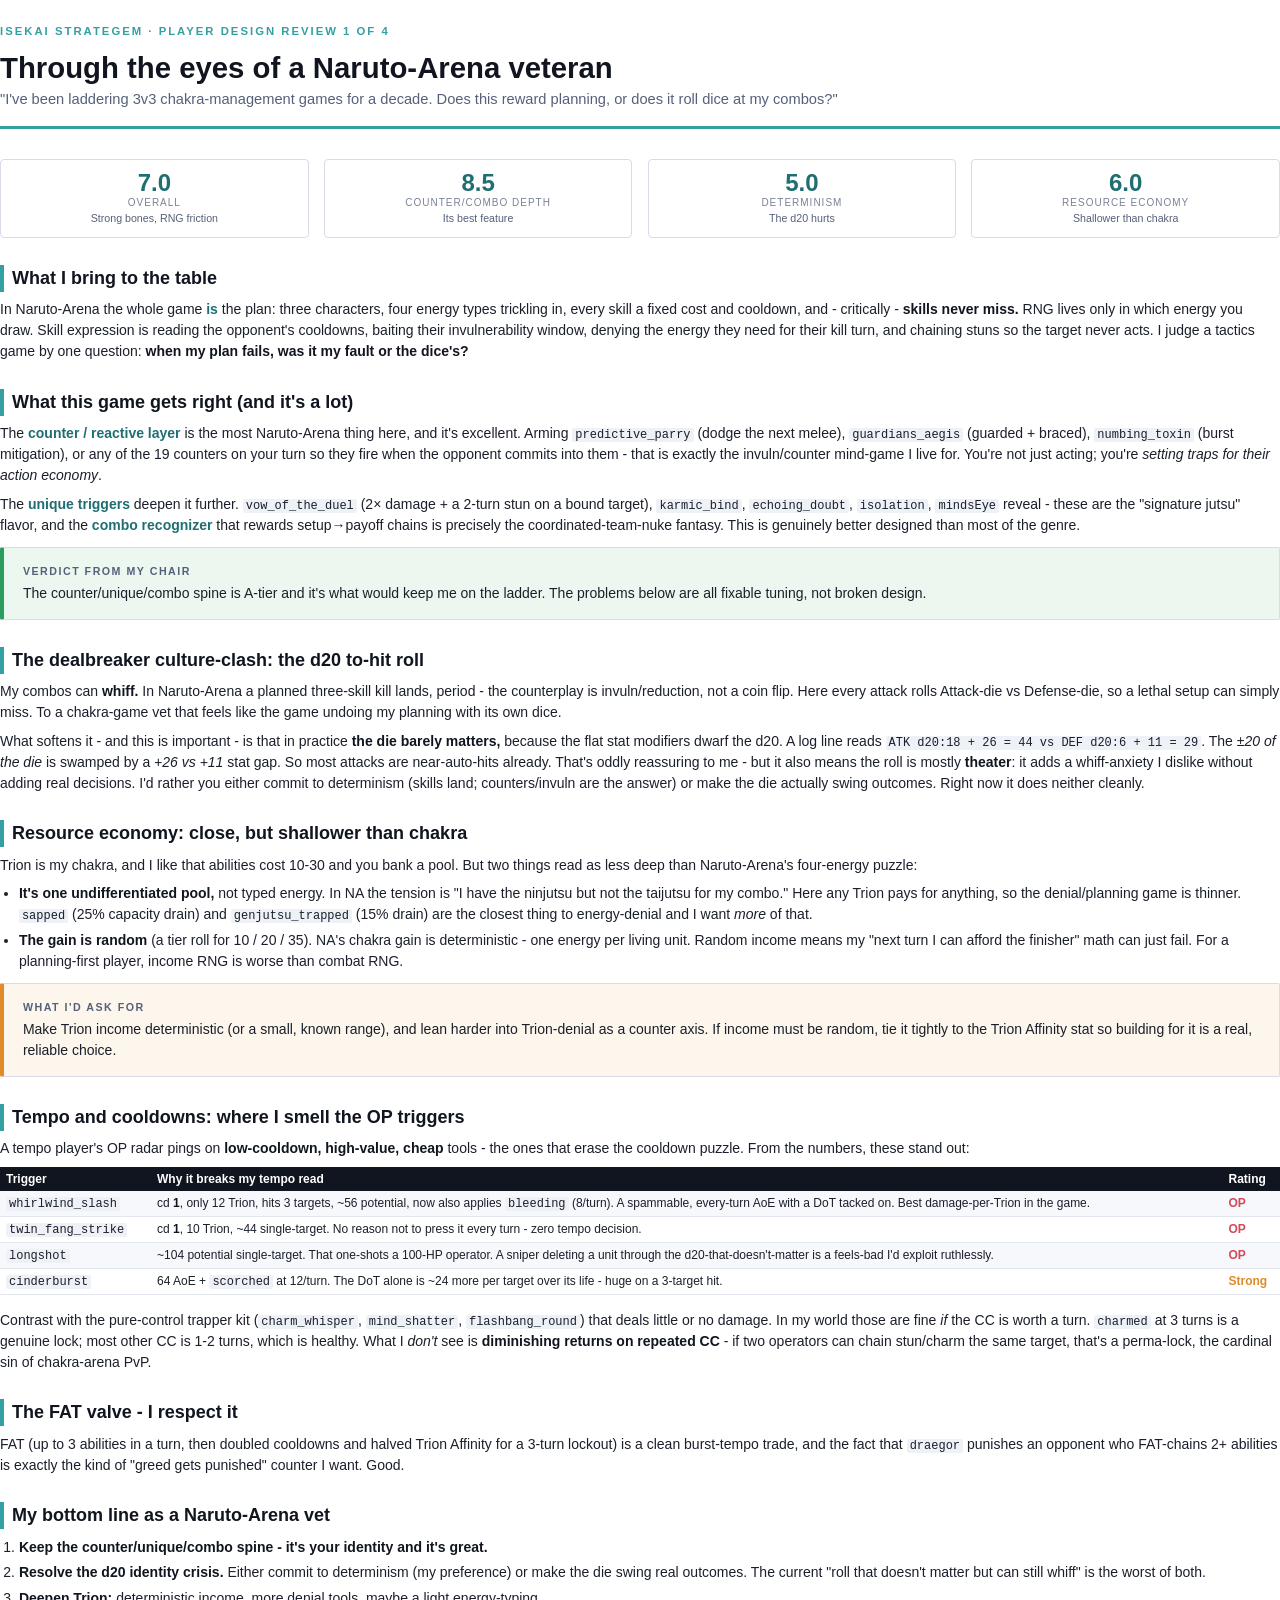
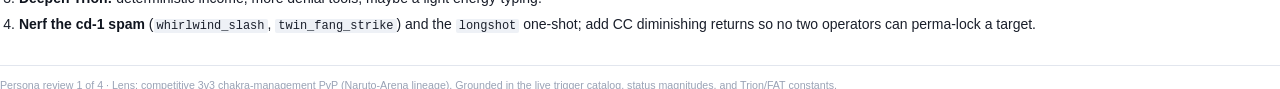
<file: docs/reviews/01_naruto_player.html>
<!doctype html>
<html><head><meta charset="utf-8"><link rel="stylesheet" href="shared.css">
<title>Isekai Strategem - Naruto-Arena Veteran Review</title></head>
<body>
<div class="cover">
  <div class="kicker">Isekai Strategem · Player Design Review 1 of 4</div>
  <h1>Through the eyes of a Naruto-Arena veteran</h1>
  <p class="subtitle">"I've been laddering 3v3 chakra-management games for a decade. Does this reward planning, or does it roll dice at my combos?"</p>
</div>

<div class="verdict">
  <div class="score"><div class="n">7.0</div><div class="l">Overall</div><div class="l2">Strong bones, RNG friction</div></div>
  <div class="score"><div class="n">8.5</div><div class="l">Counter/Combo depth</div><div class="l2">Its best feature</div></div>
  <div class="score"><div class="n">5.0</div><div class="l">Determinism</div><div class="l2">The d20 hurts</div></div>
  <div class="score"><div class="n">6.0</div><div class="l">Resource economy</div><div class="l2">Shallower than chakra</div></div>
</div>

<h2>What I bring to the table</h2>
<p>In Naruto-Arena the whole game <em class="term">is</em> the plan: three characters, four energy types trickling in, every skill a fixed cost and cooldown, and - critically - <strong>skills never miss.</strong> RNG lives only in which energy you draw. Skill expression is reading the opponent's cooldowns, baiting their invulnerability window, denying the energy they need for their kill turn, and chaining stuns so the target never acts. I judge a tactics game by one question: <strong>when my plan fails, was it my fault or the dice's?</strong></p>

<h2>What this game gets right (and it's a lot)</h2>
<p>The <em class="term">counter / reactive layer</em> is the most Naruto-Arena thing here, and it's excellent. Arming <code>predictive_parry</code> (dodge the next melee), <code>guardians_aegis</code> (guarded + braced), <code>numbing_toxin</code> (burst mitigation), or any of the 19 counters on your turn so they fire when the opponent commits into them - that is exactly the invuln/counter mind-game I live for. You're not just acting; you're <em>setting traps for their action economy</em>.</p>
<p>The <em class="term">unique triggers</em> deepen it further. <code>vow_of_the_duel</code> (2× damage + a 2-turn stun on a bound target), <code>karmic_bind</code>, <code>echoing_doubt</code>, <code>isolation</code>, <code>mindsEye</code> reveal - these are the "signature jutsu" flavor, and the <em class="term">combo recognizer</em> that rewards setup→payoff chains is precisely the coordinated-team-nuke fantasy. This is genuinely better designed than most of the genre.</p>
<div class="callout good"><span class="label">Verdict from my chair</span>The counter/unique/combo spine is A-tier and it's what would keep me on the ladder. The problems below are all fixable tuning, not broken design.</div>

<h2>The dealbreaker culture-clash: the d20 to-hit roll</h2>
<p>My combos can <strong>whiff.</strong> In Naruto-Arena a planned three-skill kill lands, period - the counterplay is invuln/reduction, not a coin flip. Here every attack rolls Attack-die vs Defense-die, so a lethal setup can simply miss. To a chakra-game vet that feels like the game undoing my planning with its own dice.</p>
<p>What softens it - and this is important - is that in practice <strong>the die barely matters,</strong> because the flat stat modifiers dwarf the d20. A log line reads <code>ATK d20:18 + 26 = 44 vs DEF d20:6 + 11 = 29</code>. The <em>±20 of the die</em> is swamped by a <em>+26 vs +11</em> stat gap. So most attacks are near-auto-hits already. That's oddly reassuring to me - but it also means the roll is mostly <strong>theater</strong>: it adds a whiff-anxiety I dislike without adding real decisions. I'd rather you either commit to determinism (skills land; counters/invuln are the answer) or make the die actually swing outcomes. Right now it does neither cleanly.</p>

<h2>Resource economy: close, but shallower than chakra</h2>
<p>Trion is my chakra, and I like that abilities cost 10-30 and you bank a pool. But two things read as less deep than Naruto-Arena's four-energy puzzle:</p>
<ul>
<li><strong>It's one undifferentiated pool,</strong> not typed energy. In NA the tension is "I have the ninjutsu but not the taijutsu for my combo." Here any Trion pays for anything, so the denial/planning game is thinner. <code>sapped</code> (25% capacity drain) and <code>genjutsu_trapped</code> (15% drain) are the closest thing to energy-denial and I want <em>more</em> of that.</li>
<li><strong>The gain is random</strong> (a tier roll for 10 / 20 / 35). NA's chakra gain is deterministic - one energy per living unit. Random income means my "next turn I can afford the finisher" math can just fail. For a planning-first player, income RNG is worse than combat RNG.</li>
</ul>
<div class="callout warn"><span class="label">What I'd ask for</span>Make Trion income deterministic (or a small, known range), and lean harder into Trion-denial as a counter axis. If income must be random, tie it tightly to the Trion Affinity stat so building for it is a real, reliable choice.</div>

<h2>Tempo and cooldowns: where I smell the OP triggers</h2>
<p>A tempo player's OP radar pings on <strong>low-cooldown, high-value, cheap</strong> tools - the ones that erase the cooldown puzzle. From the numbers, these stand out:</p>
<table>
<tr><th>Trigger</th><th>Why it breaks my tempo read</th><th>Rating</th></tr>
<tr><td><code>whirlwind_slash</code></td><td>cd <strong>1</strong>, only 12 Trion, hits 3 targets, ~56 potential, now also applies <code>bleeding</code> (8/turn). A spammable, every-turn AoE with a DoT tacked on. Best damage-per-Trion in the game.</td><td class="rating op">OP</td></tr>
<tr><td><code>twin_fang_strike</code></td><td>cd <strong>1</strong>, 10 Trion, ~44 single-target. No reason not to press it every turn - zero tempo decision.</td><td class="rating op">OP</td></tr>
<tr><td><code>longshot</code></td><td>~104 potential single-target. That one-shots a 100-HP operator. A sniper deleting a unit through the d20-that-doesn't-matter is a feels-bad I'd exploit ruthlessly.</td><td class="rating op">OP</td></tr>
<tr><td><code>cinderburst</code></td><td>64 AoE + <code>scorched</code> at 12/turn. The DoT alone is ~24 more per target over its life - huge on a 3-target hit.</td><td class="rating up">Strong</td></tr>
</table>
<p>Contrast with the pure-control trapper kit (<code>charm_whisper</code>, <code>mind_shatter</code>, <code>flashbang_round</code>) that deals little or no damage. In my world those are fine <em>if</em> the CC is worth a turn. <code>charmed</code> at 3 turns is a genuine lock; most other CC is 1-2 turns, which is healthy. What I <em>don't</em> see is <strong>diminishing returns on repeated CC</strong> - if two operators can chain stun/charm the same target, that's a perma-lock, the cardinal sin of chakra-arena PvP.</p>

<h2>The FAT valve - I respect it</h2>
<p>FAT (up to 3 abilities in a turn, then doubled cooldowns and halved Trion Affinity for a 3-turn lockout) is a clean burst-tempo trade, and the fact that <code>draegor</code> punishes an opponent who FAT-chains 2+ abilities is exactly the kind of "greed gets punished" counter I want. Good.</p>

<h2>My bottom line as a Naruto-Arena vet</h2>
<ol>
<li><strong>Keep the counter/unique/combo spine - it's your identity and it's great.</strong></li>
<li><strong>Resolve the d20 identity crisis.</strong> Either commit to determinism (my preference) or make the die swing real outcomes. The current "roll that doesn't matter but can still whiff" is the worst of both.</li>
<li><strong>Deepen Trion:</strong> deterministic income, more denial tools, maybe a light energy-typing.</li>
<li><strong>Nerf the cd-1 spam</strong> (<code>whirlwind_slash</code>, <code>twin_fang_strike</code>) and the <code>longshot</code> one-shot; add CC diminishing returns so no two operators can perma-lock a target.</li>
</ol>
<div class="footer">Persona review 1 of 4 · Lens: competitive 3v3 chakra-management PvP (Naruto-Arena lineage). Grounded in the live trigger catalog, status magnitudes, and Trion/FAT constants.</div>
</body></html>
</file>
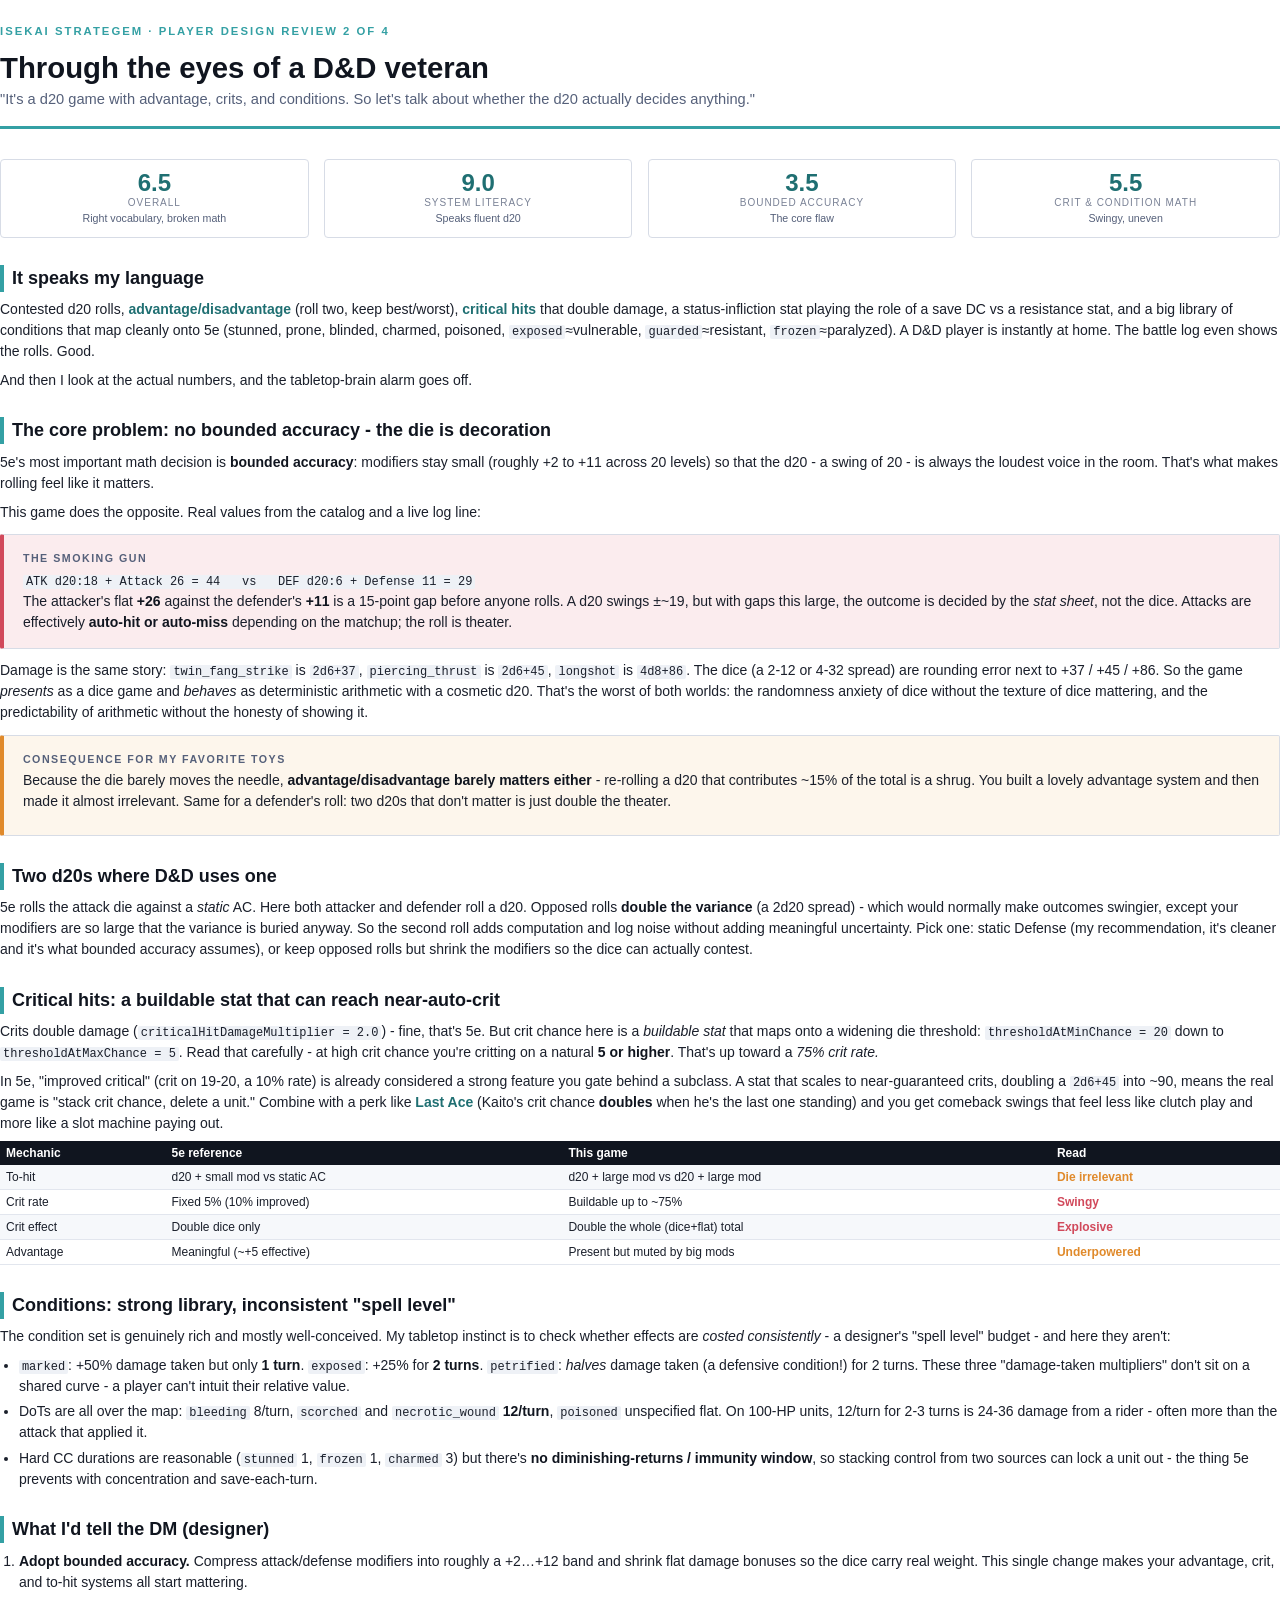
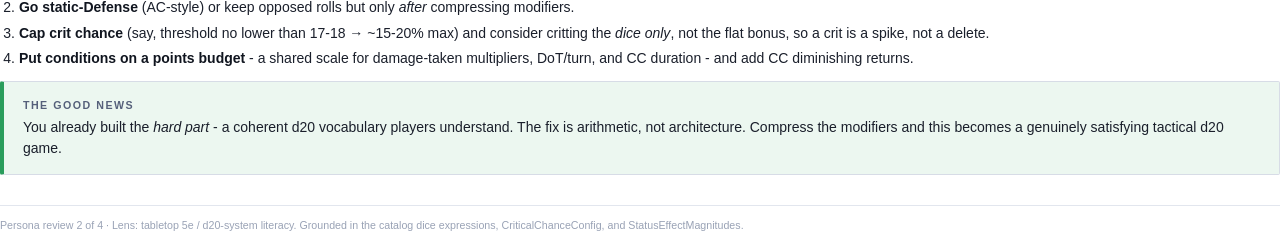
<file: docs/reviews/02_dnd_player.html>
<!doctype html>
<html><head><meta charset="utf-8"><link rel="stylesheet" href="shared.css">
<title>Isekai Strategem - D&D Veteran Review</title></head>
<body>
<div class="cover">
  <div class="kicker">Isekai Strategem · Player Design Review 2 of 4</div>
  <h1>Through the eyes of a D&amp;D veteran</h1>
  <p class="subtitle">"It's a d20 game with advantage, crits, and conditions. So let's talk about whether the d20 actually decides anything."</p>
</div>

<div class="verdict">
  <div class="score"><div class="n">6.5</div><div class="l">Overall</div><div class="l2">Right vocabulary, broken math</div></div>
  <div class="score"><div class="n">9.0</div><div class="l">System literacy</div><div class="l2">Speaks fluent d20</div></div>
  <div class="score"><div class="n">3.5</div><div class="l">Bounded accuracy</div><div class="l2">The core flaw</div></div>
  <div class="score"><div class="n">5.5</div><div class="l">Crit &amp; condition math</div><div class="l2">Swingy, uneven</div></div>
</div>

<h2>It speaks my language</h2>
<p>Contested d20 rolls, <em class="term">advantage/disadvantage</em> (roll two, keep best/worst), <em class="term">critical hits</em> that double damage, a status-infliction stat playing the role of a save DC vs a resistance stat, and a big library of conditions that map cleanly onto 5e (stunned, prone, blinded, charmed, poisoned, <code>exposed</code>≈vulnerable, <code>guarded</code>≈resistant, <code>frozen</code>≈paralyzed). A D&amp;D player is instantly at home. The battle log even shows the rolls. Good.</p>
<p>And then I look at the actual numbers, and the tabletop-brain alarm goes off.</p>

<h2>The core problem: no bounded accuracy - the die is decoration</h2>
<p>5e's most important math decision is <strong>bounded accuracy</strong>: modifiers stay small (roughly +2 to +11 across 20 levels) so that the d20 - a swing of 20 - is always the loudest voice in the room. That's what makes rolling feel like it matters.</p>
<p>This game does the opposite. Real values from the catalog and a live log line:</p>
<div class="callout bad"><span class="label">The smoking gun</span>
<code>ATK d20:18 + Attack 26 = 44 &nbsp; vs &nbsp; DEF d20:6 + Defense 11 = 29</code><br>
The attacker's flat <strong>+26</strong> against the defender's <strong>+11</strong> is a 15-point gap before anyone rolls. A d20 swings ±~19, but with gaps this large, the outcome is decided by the <em>stat sheet</em>, not the dice. Attacks are effectively <strong>auto-hit or auto-miss</strong> depending on the matchup; the roll is theater.</div>
<p>Damage is the same story: <code>twin_fang_strike</code> is <code>2d6+37</code>, <code>piercing_thrust</code> is <code>2d6+45</code>, <code>longshot</code> is <code>4d8+86</code>. The dice (a 2-12 or 4-32 spread) are rounding error next to +37 / +45 / +86. So the game <em>presents</em> as a dice game and <em>behaves</em> as deterministic arithmetic with a cosmetic d20. That's the worst of both worlds: the randomness anxiety of dice without the texture of dice mattering, and the predictability of arithmetic without the honesty of showing it.</p>
<div class="callout warn"><span class="label">Consequence for my favorite toys</span>Because the die barely moves the needle, <strong>advantage/disadvantage barely matters either</strong> - re-rolling a d20 that contributes ~15% of the total is a shrug. You built a lovely advantage system and then made it almost irrelevant. Same for a defender's roll: two d20s that don't matter is just double the theater.</p></div>

<h2>Two d20s where D&amp;D uses one</h2>
<p>5e rolls the attack die against a <em>static</em> AC. Here both attacker and defender roll a d20. Opposed rolls <strong>double the variance</strong> (a 2d20 spread) - which would normally make outcomes swingier, except your modifiers are so large that the variance is buried anyway. So the second roll adds computation and log noise without adding meaningful uncertainty. Pick one: static Defense (my recommendation, it's cleaner and it's what bounded accuracy assumes), or keep opposed rolls but shrink the modifiers so the dice can actually contest.</p>

<h2>Critical hits: a buildable stat that can reach near-auto-crit</h2>
<p>Crits double damage (<code>criticalHitDamageMultiplier = 2.0</code>) - fine, that's 5e. But crit chance here is a <em>buildable stat</em> that maps onto a widening die threshold: <code>thresholdAtMinChance = 20</code> down to <code>thresholdAtMaxChance = 5</code>. Read that carefully - at high crit chance you're critting on a natural <strong>5 or higher</strong>. That's up toward a <em>75% crit rate.</em></p>
<p>In 5e, "improved critical" (crit on 19-20, a 10% rate) is already considered a strong feature you gate behind a subclass. A stat that scales to near-guaranteed crits, doubling a <code>2d6+45</code> into ~90, means the real game is "stack crit chance, delete a unit." Combine with a perk like <em class="term">Last Ace</em> (Kaito's crit chance <strong>doubles</strong> when he's the last one standing) and you get comeback swings that feel less like clutch play and more like a slot machine paying out.</p>
<table>
<tr><th>Mechanic</th><th>5e reference</th><th>This game</th><th>Read</th></tr>
<tr><td>To-hit</td><td>d20 + small mod vs static AC</td><td>d20 + large mod vs d20 + large mod</td><td class="rating up">Die irrelevant</td></tr>
<tr><td>Crit rate</td><td>Fixed 5% (10% improved)</td><td>Buildable up to ~75%</td><td class="rating op">Swingy</td></tr>
<tr><td>Crit effect</td><td>Double dice only</td><td>Double the whole (dice+flat) total</td><td class="rating op">Explosive</td></tr>
<tr><td>Advantage</td><td>Meaningful (~+5 effective)</td><td>Present but muted by big mods</td><td class="rating up">Underpowered</td></tr>
</table>

<h2>Conditions: strong library, inconsistent "spell level"</h2>
<p>The condition set is genuinely rich and mostly well-conceived. My tabletop instinct is to check whether effects are <em>costed consistently</em> - a designer's "spell level" budget - and here they aren't:</p>
<ul>
<li><code>marked</code>: +50% damage taken but only <strong>1 turn</strong>. <code>exposed</code>: +25% for <strong>2 turns</strong>. <code>petrified</code>: <em>halves</em> damage taken (a defensive condition!) for 2 turns. These three "damage-taken multipliers" don't sit on a shared curve - a player can't intuit their relative value.</li>
<li>DoTs are all over the map: <code>bleeding</code> 8/turn, <code>scorched</code> and <code>necrotic_wound</code> <strong>12/turn</strong>, <code>poisoned</code> unspecified flat. On 100-HP units, 12/turn for 2-3 turns is 24-36 damage from a rider - often more than the attack that applied it.</li>
<li>Hard CC durations are reasonable (<code>stunned</code> 1, <code>frozen</code> 1, <code>charmed</code> 3) but there's <strong>no diminishing-returns / immunity window</strong>, so stacking control from two sources can lock a unit out - the thing 5e prevents with concentration and save-each-turn.</li>
</ul>

<h2>What I'd tell the DM (designer)</h2>
<ol>
<li><strong>Adopt bounded accuracy.</strong> Compress attack/defense modifiers into roughly a +2…+12 band and shrink flat damage bonuses so the dice carry real weight. This single change makes your advantage, crit, and to-hit systems all start mattering.</li>
<li><strong>Go static-Defense</strong> (AC-style) or keep opposed rolls but only <em>after</em> compressing modifiers.</li>
<li><strong>Cap crit chance</strong> (say, threshold no lower than 17-18 → ~15-20% max) and consider critting the <em>dice only</em>, not the flat bonus, so a crit is a spike, not a delete.</li>
<li><strong>Put conditions on a points budget</strong> - a shared scale for damage-taken multipliers, DoT/turn, and CC duration - and add CC diminishing returns.</li>
</ol>
<div class="callout good"><span class="label">The good news</span>You already built the <em>hard part</em> - a coherent d20 vocabulary players understand. The fix is arithmetic, not architecture. Compress the modifiers and this becomes a genuinely satisfying tactical d20 game.</div>
<div class="footer">Persona review 2 of 4 · Lens: tabletop 5e / d20-system literacy. Grounded in the catalog dice expressions, CriticalChanceConfig, and StatusEffectMagnitudes.</div>
</body></html>
</file>
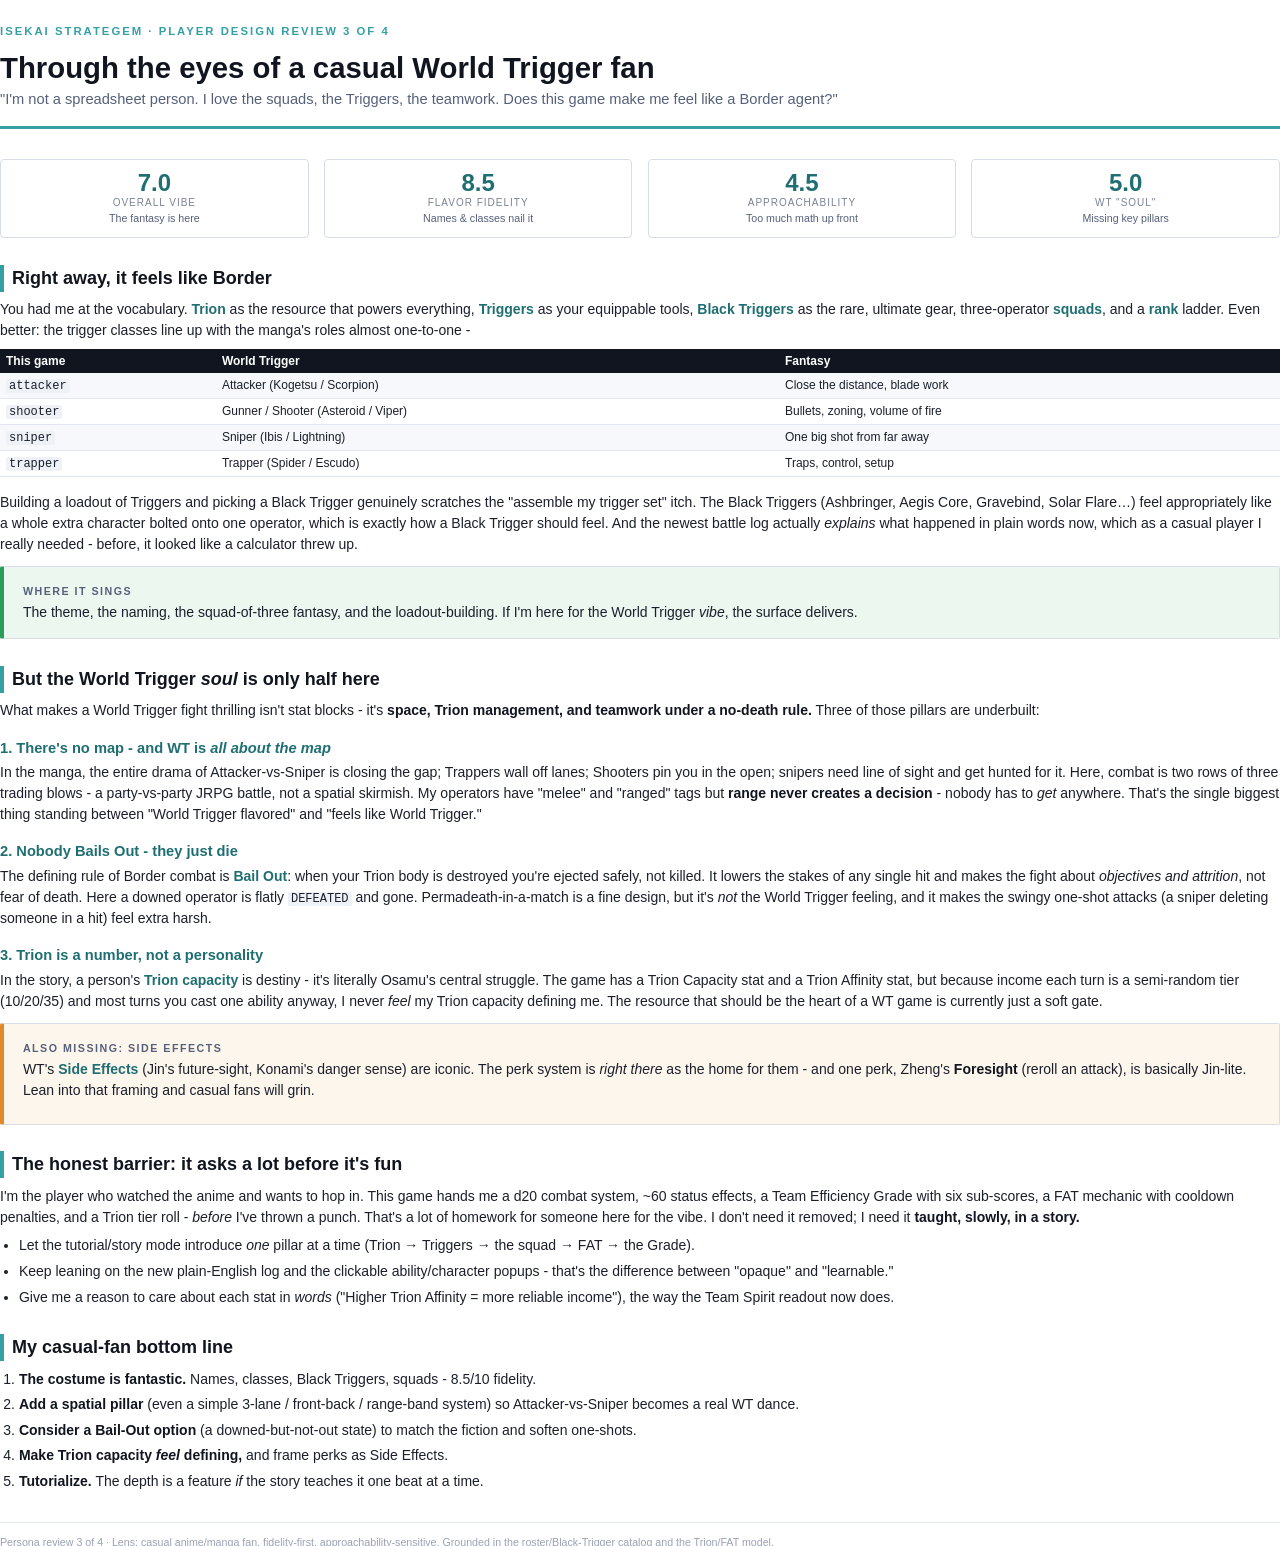
<file: docs/reviews/03_world_trigger_fan.html>
<!doctype html>
<html><head><meta charset="utf-8"><link rel="stylesheet" href="shared.css">
<title>Isekai Strategem - World Trigger Fan Review</title></head>
<body>
<div class="cover">
  <div class="kicker">Isekai Strategem · Player Design Review 3 of 4</div>
  <h1>Through the eyes of a casual World Trigger fan</h1>
  <p class="subtitle">"I'm not a spreadsheet person. I love the squads, the Triggers, the teamwork. Does this game make me feel like a Border agent?"</p>
</div>

<div class="verdict">
  <div class="score"><div class="n">7.0</div><div class="l">Overall vibe</div><div class="l2">The fantasy is here</div></div>
  <div class="score"><div class="n">8.5</div><div class="l">Flavor fidelity</div><div class="l2">Names &amp; classes nail it</div></div>
  <div class="score"><div class="n">4.5</div><div class="l">Approachability</div><div class="l2">Too much math up front</div></div>
  <div class="score"><div class="n">5.0</div><div class="l">WT "soul"</div><div class="l2">Missing key pillars</div></div>
</div>

<h2>Right away, it feels like Border</h2>
<p>You had me at the vocabulary. <em class="term">Trion</em> as the resource that powers everything, <em class="term">Triggers</em> as your equippable tools, <em class="term">Black Triggers</em> as the rare, ultimate gear, three-operator <em class="term">squads</em>, and a <em class="term">rank</em> ladder. Even better: the trigger classes line up with the manga's roles almost one-to-one - </p>
<table>
<tr><th>This game</th><th>World Trigger</th><th>Fantasy</th></tr>
<tr><td><code>attacker</code></td><td>Attacker (Kogetsu / Scorpion)</td><td>Close the distance, blade work</td></tr>
<tr><td><code>shooter</code></td><td>Gunner / Shooter (Asteroid / Viper)</td><td>Bullets, zoning, volume of fire</td></tr>
<tr><td><code>sniper</code></td><td>Sniper (Ibis / Lightning)</td><td>One big shot from far away</td></tr>
<tr><td><code>trapper</code></td><td>Trapper (Spider / Escudo)</td><td>Traps, control, setup</td></tr>
</table>
<p>Building a loadout of Triggers and picking a Black Trigger genuinely scratches the "assemble my trigger set" itch. The Black Triggers (Ashbringer, Aegis Core, Gravebind, Solar Flare…) feel appropriately like a whole extra character bolted onto one operator, which is exactly how a Black Trigger should feel. And the newest battle log actually <em>explains</em> what happened in plain words now, which as a casual player I really needed - before, it looked like a calculator threw up.</p>
<div class="callout good"><span class="label">Where it sings</span>The theme, the naming, the squad-of-three fantasy, and the loadout-building. If I'm here for the World Trigger <em>vibe</em>, the surface delivers.</div>

<h2>But the World Trigger <em>soul</em> is only half here</h2>
<p>What makes a World Trigger fight thrilling isn't stat blocks - it's <strong>space, Trion management, and teamwork under a no-death rule.</strong> Three of those pillars are underbuilt:</p>

<h3>1. There's no map - and WT is <em>all about the map</em></h3>
<p>In the manga, the entire drama of Attacker-vs-Sniper is closing the gap; Trappers wall off lanes; Shooters pin you in the open; snipers need line of sight and get hunted for it. Here, combat is two rows of three trading blows - a party-vs-party JRPG battle, not a spatial skirmish. My operators have "melee" and "ranged" tags but <strong>range never creates a decision</strong> - nobody has to <em>get</em> anywhere. That's the single biggest thing standing between "World Trigger flavored" and "feels like World Trigger."</p>

<h3>2. Nobody Bails Out - they just die</h3>
<p>The defining rule of Border combat is <em class="term">Bail Out</em>: when your Trion body is destroyed you're ejected safely, not killed. It lowers the stakes of any single hit and makes the fight about <em>objectives and attrition</em>, not fear of death. Here a downed operator is flatly <code>DEFEATED</code> and gone. Permadeath-in-a-match is a fine design, but it's <em>not</em> the World Trigger feeling, and it makes the swingy one-shot attacks (a sniper deleting someone in a hit) feel extra harsh.</p>

<h3>3. Trion is a number, not a personality</h3>
<p>In the story, a person's <em class="term">Trion capacity</em> is destiny - it's literally Osamu's central struggle. The game has a Trion Capacity stat and a Trion Affinity stat, but because income each turn is a semi-random tier (10/20/35) and most turns you cast one ability anyway, I never <em>feel</em> my Trion capacity defining me. The resource that should be the heart of a WT game is currently just a soft gate.</p>
<div class="callout warn"><span class="label">Also missing: Side Effects</span>WT's <em class="term">Side Effects</em> (Jin's future-sight, Konami's danger sense) are iconic. The perk system is <em>right there</em> as the home for them - and one perk, Zheng's <strong>Foresight</strong> (reroll an attack), is basically Jin-lite. Lean into that framing and casual fans will grin.</p></div>

<h2>The honest barrier: it asks a lot before it's fun</h2>
<p>I'm the player who watched the anime and wants to hop in. This game hands me a d20 combat system, ~60 status effects, a Team Efficiency Grade with six sub-scores, a FAT mechanic with cooldown penalties, and a Trion tier roll - <em>before</em> I've thrown a punch. That's a lot of homework for someone here for the vibe. I don't need it removed; I need it <strong>taught, slowly, in a story.</strong></p>
<ul>
<li>Let the tutorial/story mode introduce <em>one</em> pillar at a time (Trion → Triggers → the squad → FAT → the Grade).</li>
<li>Keep leaning on the new plain-English log and the clickable ability/character popups - that's the difference between "opaque" and "learnable."</li>
<li>Give me a reason to care about each stat in <em>words</em> ("Higher Trion Affinity = more reliable income"), the way the Team Spirit readout now does.</li>
</ul>

<h2>My casual-fan bottom line</h2>
<ol>
<li><strong>The costume is fantastic.</strong> Names, classes, Black Triggers, squads - 8.5/10 fidelity.</li>
<li><strong>Add a spatial pillar</strong> (even a simple 3-lane / front-back / range-band system) so Attacker-vs-Sniper becomes a real WT dance.</li>
<li><strong>Consider a Bail-Out option</strong> (a downed-but-not-out state) to match the fiction and soften one-shots.</li>
<li><strong>Make Trion capacity <em>feel</em> defining,</strong> and frame perks as Side Effects.</li>
<li><strong>Tutorialize.</strong> The depth is a feature <em>if</em> the story teaches it one beat at a time.</li>
</ol>
<div class="footer">Persona review 3 of 4 · Lens: casual anime/manga fan, fidelity-first, approachability-sensitive. Grounded in the roster/Black-Trigger catalog and the Trion/FAT model.</div>
</body></html>
</file>
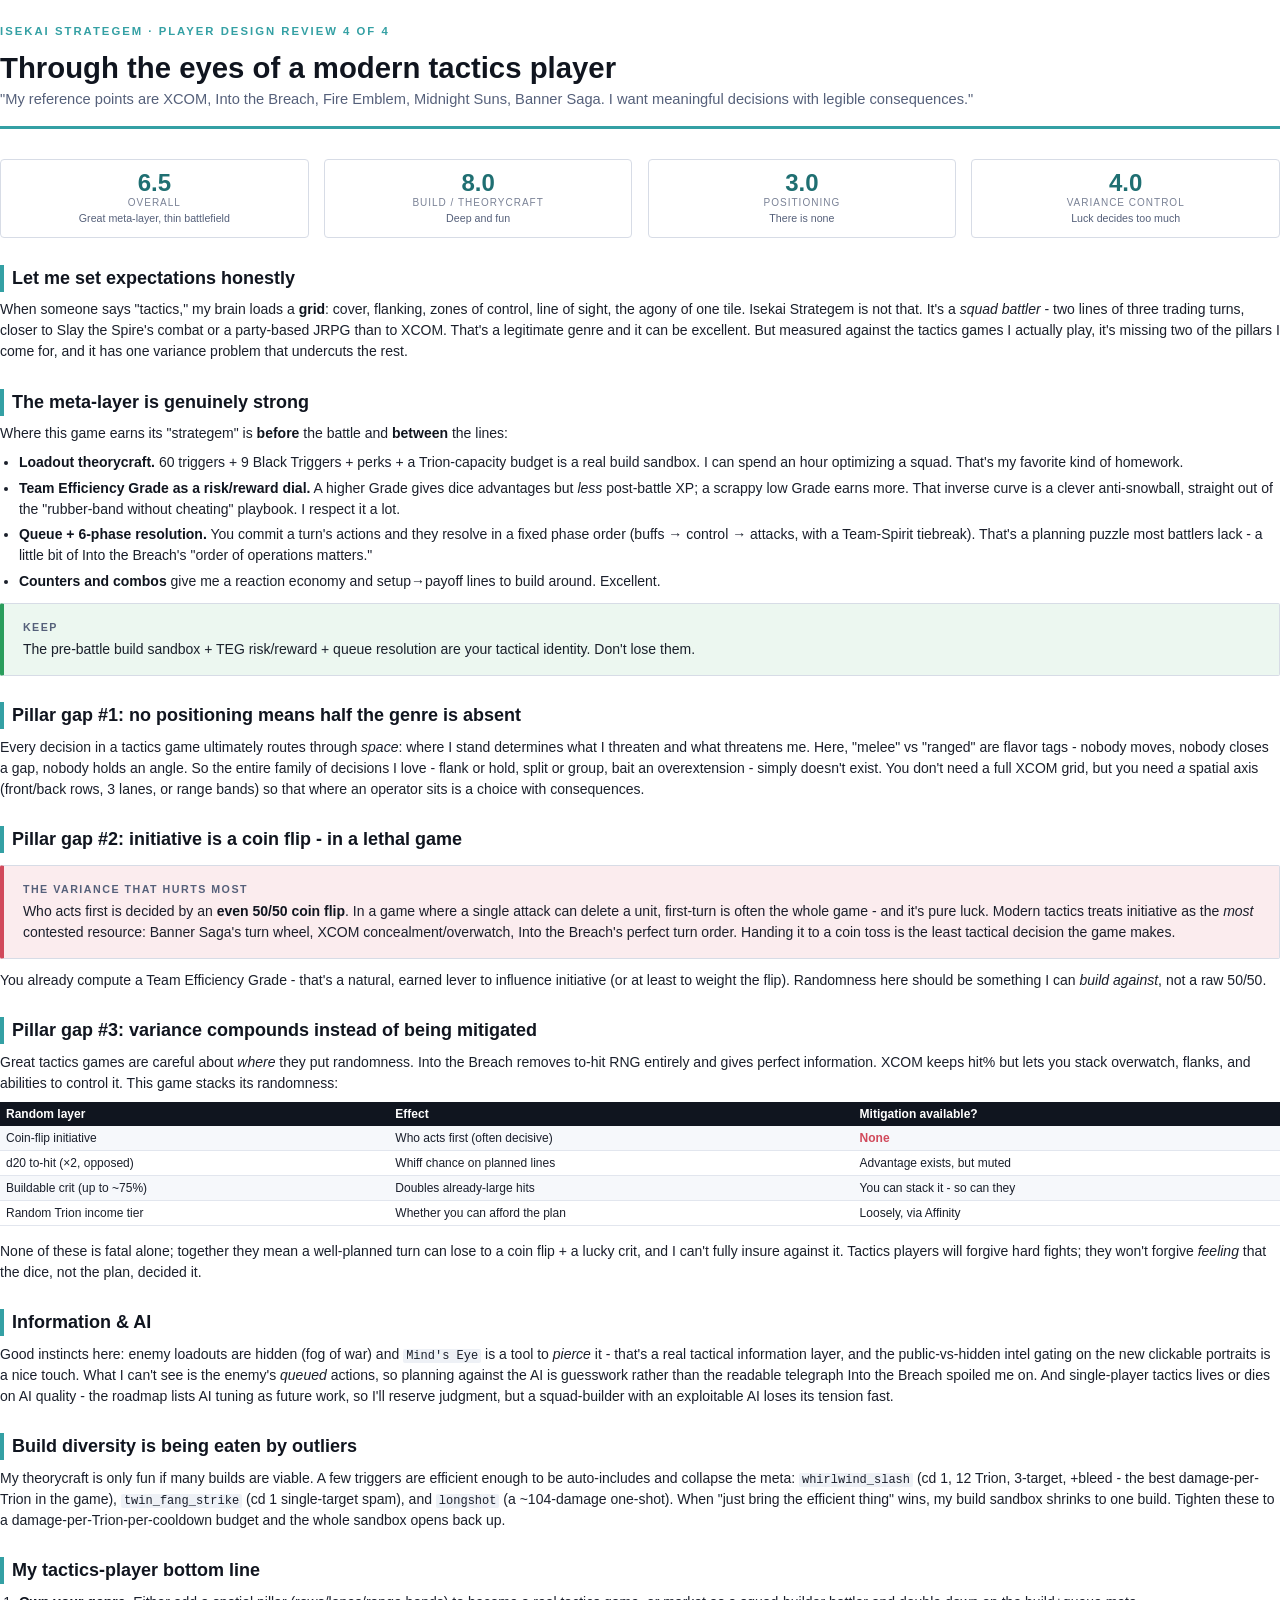
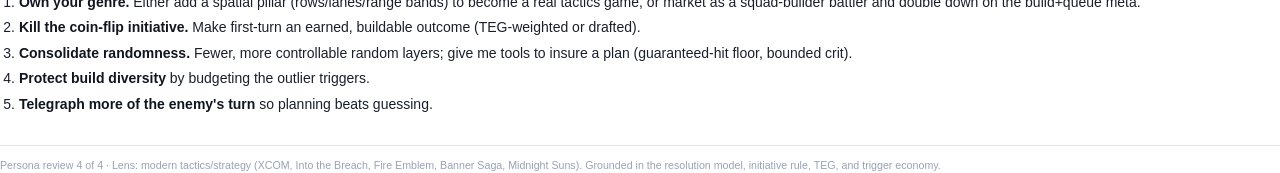
<file: docs/reviews/04_tactics_player.html>
<!doctype html>
<html><head><meta charset="utf-8"><link rel="stylesheet" href="shared.css">
<title>Isekai Strategem - Tactics Player Review</title></head>
<body>
<div class="cover">
  <div class="kicker">Isekai Strategem · Player Design Review 4 of 4</div>
  <h1>Through the eyes of a modern tactics player</h1>
  <p class="subtitle">"My reference points are XCOM, Into the Breach, Fire Emblem, Midnight Suns, Banner Saga. I want meaningful decisions with legible consequences."</p>
</div>

<div class="verdict">
  <div class="score"><div class="n">6.5</div><div class="l">Overall</div><div class="l2">Great meta-layer, thin battlefield</div></div>
  <div class="score"><div class="n">8.0</div><div class="l">Build / theorycraft</div><div class="l2">Deep and fun</div></div>
  <div class="score"><div class="n">3.0</div><div class="l">Positioning</div><div class="l2">There is none</div></div>
  <div class="score"><div class="n">4.0</div><div class="l">Variance control</div><div class="l2">Luck decides too much</div></div>
</div>

<h2>Let me set expectations honestly</h2>
<p>When someone says "tactics," my brain loads a <strong>grid</strong>: cover, flanking, zones of control, line of sight, the agony of one tile. Isekai Strategem is not that. It's a <em>squad battler</em> - two lines of three trading turns, closer to Slay the Spire's combat or a party-based JRPG than to XCOM. That's a legitimate genre and it can be excellent. But measured against the tactics games I actually play, it's missing two of the pillars I come for, and it has one variance problem that undercuts the rest.</p>

<h2>The meta-layer is genuinely strong</h2>
<p>Where this game earns its "strategem" is <strong>before</strong> the battle and <strong>between</strong> the lines:</p>
<ul>
<li><strong>Loadout theorycraft.</strong> 60 triggers + 9 Black Triggers + perks + a Trion-capacity budget is a real build sandbox. I can spend an hour optimizing a squad. That's my favorite kind of homework.</li>
<li><strong>Team Efficiency Grade as a risk/reward dial.</strong> A higher Grade gives dice advantages but <em>less</em> post-battle XP; a scrappy low Grade earns more. That inverse curve is a clever anti-snowball, straight out of the "rubber-band without cheating" playbook. I respect it a lot.</li>
<li><strong>Queue + 6-phase resolution.</strong> You commit a turn's actions and they resolve in a fixed phase order (buffs → control → attacks, with a Team-Spirit tiebreak). That's a planning puzzle most battlers lack - a little bit of Into the Breach's "order of operations matters."</li>
<li><strong>Counters and combos</strong> give me a reaction economy and setup→payoff lines to build around. Excellent.</li>
</ul>
<div class="callout good"><span class="label">Keep</span>The pre-battle build sandbox + TEG risk/reward + queue resolution are your tactical identity. Don't lose them.</div>

<h2>Pillar gap #1: no positioning means half the genre is absent</h2>
<p>Every decision in a tactics game ultimately routes through <em>space</em>: where I stand determines what I threaten and what threatens me. Here, "melee" vs "ranged" are flavor tags - nobody moves, nobody closes a gap, nobody holds an angle. So the entire family of decisions I love - flank or hold, split or group, bait an overextension - simply doesn't exist. You don't need a full XCOM grid, but you need <em>a</em> spatial axis (front/back rows, 3 lanes, or range bands) so that where an operator sits is a choice with consequences.</p>

<h2>Pillar gap #2: initiative is a coin flip - in a lethal game</h2>
<div class="callout bad"><span class="label">The variance that hurts most</span>Who acts first is decided by an <strong>even 50/50 coin flip</strong>. In a game where a single attack can delete a unit, first-turn is often the whole game - and it's pure luck. Modern tactics treats initiative as the <em>most</em> contested resource: Banner Saga's turn wheel, XCOM concealment/overwatch, Into the Breach's perfect turn order. Handing it to a coin toss is the least tactical decision the game makes.</div>
<p>You already compute a Team Efficiency Grade - that's a natural, earned lever to influence initiative (or at least to weight the flip). Randomness here should be something I can <em>build against</em>, not a raw 50/50.</p>

<h2>Pillar gap #3: variance compounds instead of being mitigated</h2>
<p>Great tactics games are careful about <em>where</em> they put randomness. Into the Breach removes to-hit RNG entirely and gives perfect information. XCOM keeps hit% but lets you stack overwatch, flanks, and abilities to control it. This game stacks its randomness:</p>
<table>
<tr><th>Random layer</th><th>Effect</th><th>Mitigation available?</th></tr>
<tr><td>Coin-flip initiative</td><td>Who acts first (often decisive)</td><td class="rating op">None</td></tr>
<tr><td>d20 to-hit (×2, opposed)</td><td>Whiff chance on planned lines</td><td>Advantage exists, but muted</td></tr>
<tr><td>Buildable crit (up to ~75%)</td><td>Doubles already-large hits</td><td>You can stack it - so can they</td></tr>
<tr><td>Random Trion income tier</td><td>Whether you can afford the plan</td><td>Loosely, via Affinity</td></tr>
</table>
<p>None of these is fatal alone; together they mean a well-planned turn can lose to a coin flip + a lucky crit, and I can't fully insure against it. Tactics players will forgive hard fights; they won't forgive <em>feeling</em> that the dice, not the plan, decided it.</p>

<h2>Information &amp; AI</h2>
<p>Good instincts here: enemy loadouts are hidden (fog of war) and <code>Mind's Eye</code> is a tool to <em>pierce</em> it - that's a real tactical information layer, and the public-vs-hidden intel gating on the new clickable portraits is a nice touch. What I can't see is the enemy's <em>queued</em> actions, so planning against the AI is guesswork rather than the readable telegraph Into the Breach spoiled me on. And single-player tactics lives or dies on AI quality - the roadmap lists AI tuning as future work, so I'll reserve judgment, but a squad-builder with an exploitable AI loses its tension fast.</p>

<h2>Build diversity is being eaten by outliers</h2>
<p>My theorycraft is only fun if many builds are viable. A few triggers are efficient enough to be auto-includes and collapse the meta: <code>whirlwind_slash</code> (cd 1, 12 Trion, 3-target, +bleed - the best damage-per-Trion in the game), <code>twin_fang_strike</code> (cd 1 single-target spam), and <code>longshot</code> (a ~104-damage one-shot). When "just bring the efficient thing" wins, my build sandbox shrinks to one build. Tighten these to a damage-per-Trion-per-cooldown budget and the whole sandbox opens back up.</p>

<h2>My tactics-player bottom line</h2>
<ol>
<li><strong>Own your genre.</strong> Either add a spatial pillar (rows/lanes/range bands) to become a real tactics game, or market as a squad-builder battler and double down on the build+queue meta.</li>
<li><strong>Kill the coin-flip initiative.</strong> Make first-turn an earned, buildable outcome (TEG-weighted or drafted).</li>
<li><strong>Consolidate randomness.</strong> Fewer, more controllable random layers; give me tools to insure a plan (guaranteed-hit floor, bounded crit).</li>
<li><strong>Protect build diversity</strong> by budgeting the outlier triggers.</li>
<li><strong>Telegraph more of the enemy's turn</strong> so planning beats guessing.</li>
</ol>
<div class="footer">Persona review 4 of 4 · Lens: modern tactics/strategy (XCOM, Into the Breach, Fire Emblem, Banner Saga, Midnight Suns). Grounded in the resolution model, initiative rule, TEG, and trigger economy.</div>
</body></html>
</file>
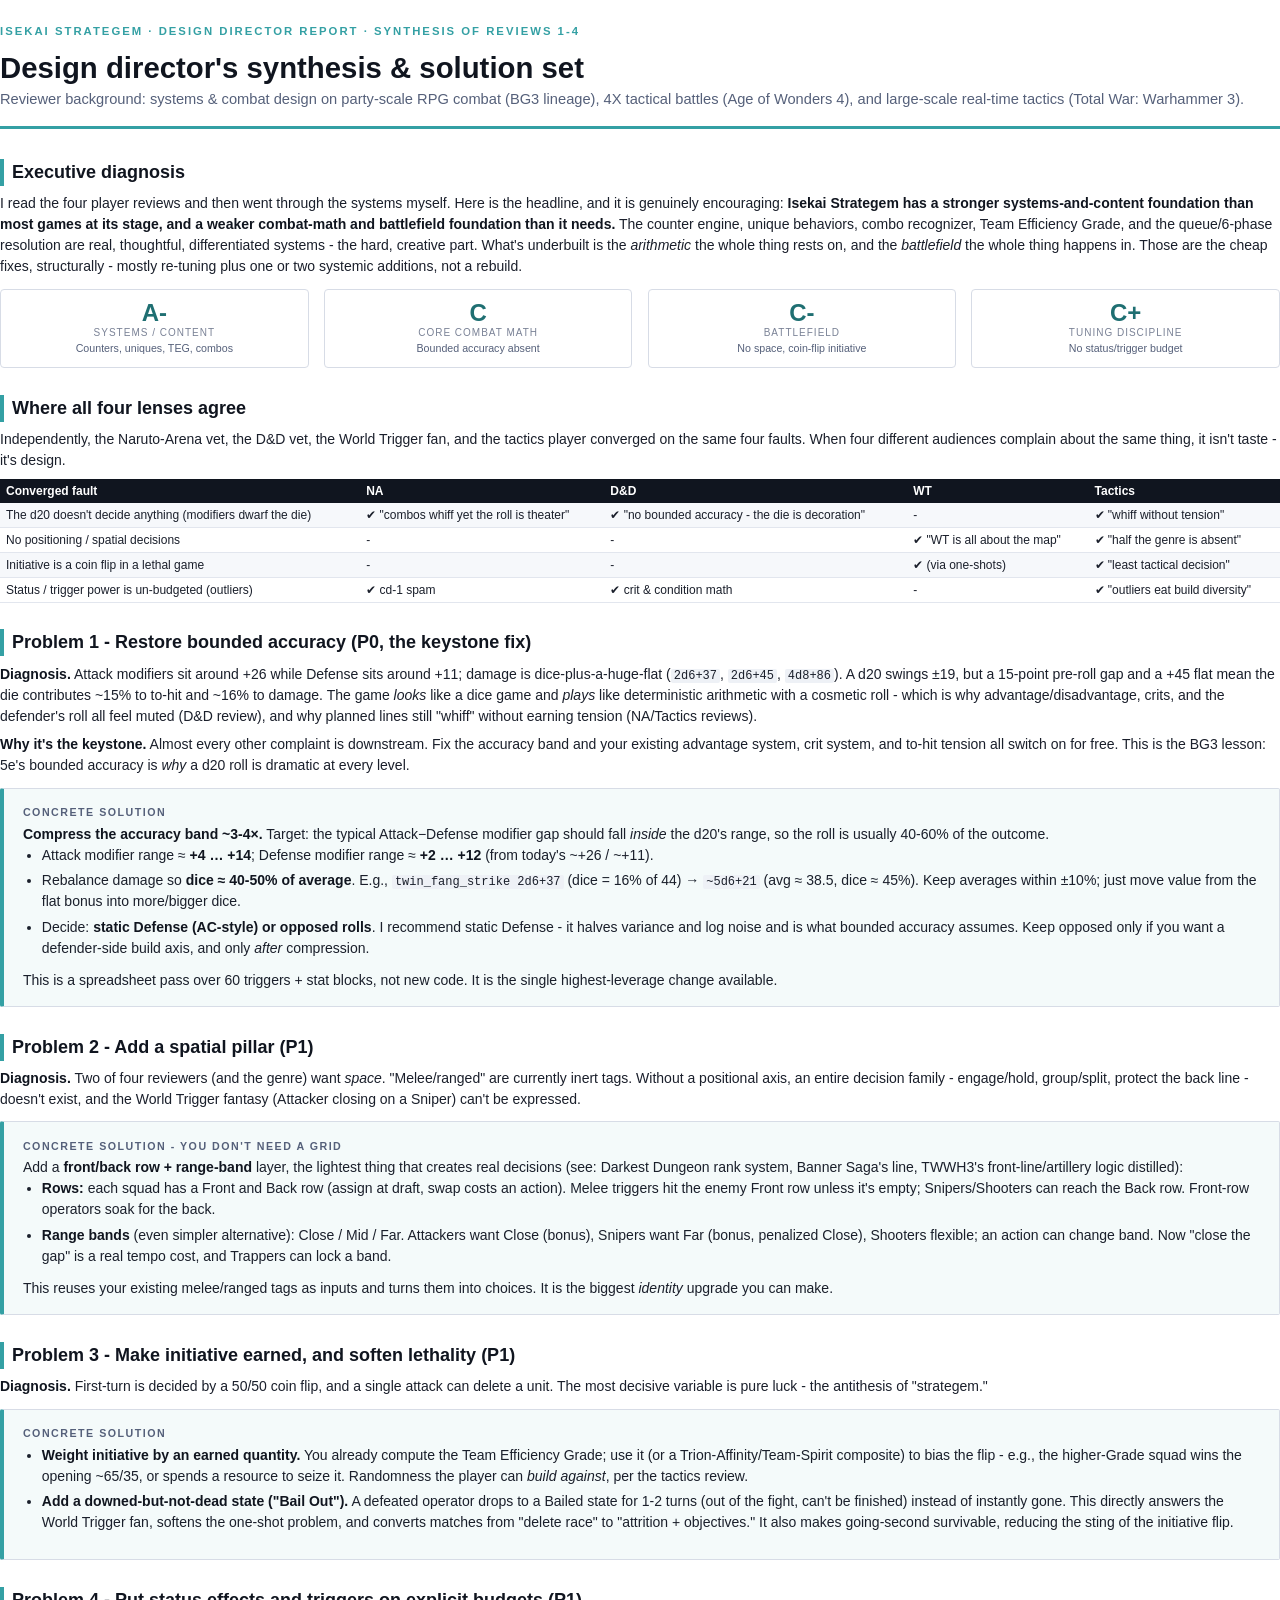
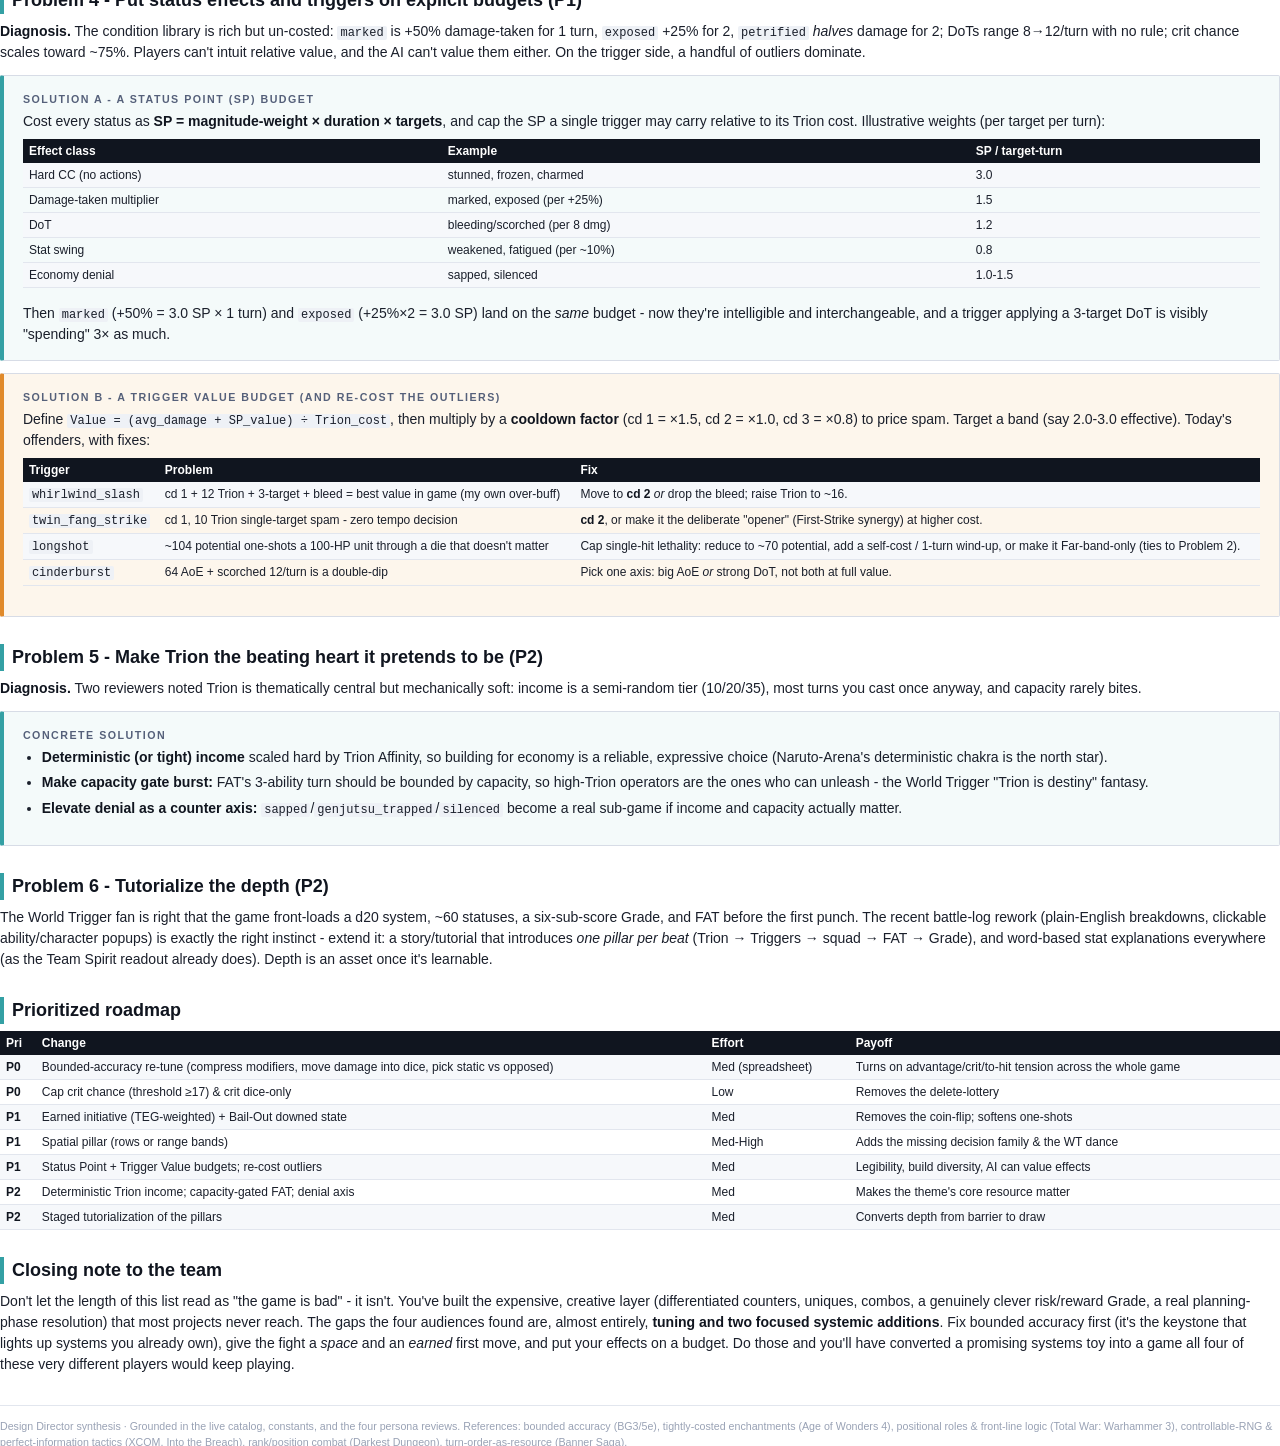
<file: docs/reviews/05_designer_synthesis.html>
<!doctype html>
<html><head><meta charset="utf-8"><link rel="stylesheet" href="shared.css">
<title>Isekai Strategem - Design Director's Synthesis &amp; Solutions</title></head>
<body>
<div class="cover">
  <div class="kicker">Isekai Strategem · Design Director Report · Synthesis of Reviews 1-4</div>
  <h1>Design director's synthesis &amp; solution set</h1>
  <p class="subtitle">Reviewer background: systems &amp; combat design on party-scale RPG combat (BG3 lineage), 4X tactical battles (Age of Wonders 4), and large-scale real-time tactics (Total War: Warhammer 3).</p>
</div>

<h2>Executive diagnosis</h2>
<p>I read the four player reviews and then went through the systems myself. Here is the headline, and it is genuinely encouraging: <strong>Isekai Strategem has a stronger systems-and-content foundation than most games at its stage, and a weaker combat-math and battlefield foundation than it needs.</strong> The counter engine, unique behaviors, combo recognizer, Team Efficiency Grade, and the queue/6-phase resolution are real, thoughtful, differentiated systems - the hard, creative part. What's underbuilt is the <em>arithmetic</em> the whole thing rests on, and the <em>battlefield</em> the whole thing happens in. Those are the cheap fixes, structurally - mostly re-tuning plus one or two systemic additions, not a rebuild.</p>
<div class="verdict">
  <div class="score"><div class="n">A-</div><div class="l">Systems / content</div><div class="l2">Counters, uniques, TEG, combos</div></div>
  <div class="score"><div class="n">C</div><div class="l">Core combat math</div><div class="l2">Bounded accuracy absent</div></div>
  <div class="score"><div class="n">C-</div><div class="l">Battlefield</div><div class="l2">No space, coin-flip initiative</div></div>
  <div class="score"><div class="n">C+</div><div class="l">Tuning discipline</div><div class="l2">No status/trigger budget</div></div>
</div>

<h2>Where all four lenses agree</h2>
<p>Independently, the Naruto-Arena vet, the D&amp;D vet, the World Trigger fan, and the tactics player converged on the same four faults. When four different audiences complain about the same thing, it isn't taste - it's design.</p>
<table>
<tr><th>Converged fault</th><th>NA</th><th>D&amp;D</th><th>WT</th><th>Tactics</th></tr>
<tr><td>The d20 doesn't decide anything (modifiers dwarf the die)</td><td>✔ "combos whiff yet the roll is theater"</td><td>✔ "no bounded accuracy - the die is decoration"</td><td> - </td><td>✔ "whiff without tension"</td></tr>
<tr><td>No positioning / spatial decisions</td><td> - </td><td> - </td><td>✔ "WT is all about the map"</td><td>✔ "half the genre is absent"</td></tr>
<tr><td>Initiative is a coin flip in a lethal game</td><td> - </td><td> - </td><td>✔ (via one-shots)</td><td>✔ "least tactical decision"</td></tr>
<tr><td>Status / trigger power is un-budgeted (outliers)</td><td>✔ cd-1 spam</td><td>✔ crit &amp; condition math</td><td> - </td><td>✔ "outliers eat build diversity"</td></tr>
</table>

<h2>Problem 1 - Restore bounded accuracy (P0, the keystone fix)</h2>
<p><strong>Diagnosis.</strong> Attack modifiers sit around +26 while Defense sits around +11; damage is dice-plus-a-huge-flat (<code>2d6+37</code>, <code>2d6+45</code>, <code>4d8+86</code>). A d20 swings ±19, but a 15-point pre-roll gap and a +45 flat mean the die contributes ~15% to to-hit and ~16% to damage. The game <em>looks</em> like a dice game and <em>plays</em> like deterministic arithmetic with a cosmetic roll - which is why advantage/disadvantage, crits, and the defender's roll all feel muted (D&amp;D review), and why planned lines still "whiff" without earning tension (NA/Tactics reviews).</p>
<p><strong>Why it's the keystone.</strong> Almost every other complaint is downstream. Fix the accuracy band and your existing advantage system, crit system, and to-hit tension all switch on for free. This is the BG3 lesson: 5e's bounded accuracy is <em>why</em> a d20 roll is dramatic at every level.</p>
<div class="callout"><span class="label">Concrete solution</span>
<strong>Compress the accuracy band ~3-4×.</strong> Target: the typical Attack−Defense modifier gap should fall <em>inside</em> the d20's range, so the roll is usually 40-60% of the outcome.
<ul>
<li>Attack modifier range ≈ <strong>+4 … +14</strong>; Defense modifier range ≈ <strong>+2 … +12</strong> (from today's ~+26 / ~+11).</li>
<li>Rebalance damage so <strong>dice ≈ 40-50% of average</strong>. E.g., <code>twin_fang_strike 2d6+37</code> (dice = 16% of 44) → <code>~5d6+21</code> (avg ≈ 38.5, dice ≈ 45%). Keep averages within ±10%; just move value from the flat bonus into more/bigger dice.</li>
<li>Decide: <strong>static Defense (AC-style) or opposed rolls</strong>. I recommend static Defense - it halves variance and log noise and is what bounded accuracy assumes. Keep opposed only if you want a defender-side build axis, and only <em>after</em> compression.</li>
</ul>
This is a spreadsheet pass over 60 triggers + stat blocks, not new code. It is the single highest-leverage change available.</div>

<h2>Problem 2 - Add a spatial pillar (P1)</h2>
<p><strong>Diagnosis.</strong> Two of four reviewers (and the genre) want <em>space</em>. "Melee/ranged" are currently inert tags. Without a positional axis, an entire decision family - engage/hold, group/split, protect the back line - doesn't exist, and the World Trigger fantasy (Attacker closing on a Sniper) can't be expressed.</p>
<div class="callout"><span class="label">Concrete solution - you don't need a grid</span>
Add a <strong>front/back row + range-band</strong> layer, the lightest thing that creates real decisions (see: Darkest Dungeon rank system, Banner Saga's line, TWWH3's front-line/artillery logic distilled):
<ul>
<li><strong>Rows:</strong> each squad has a Front and Back row (assign at draft, swap costs an action). Melee triggers hit the enemy Front row unless it's empty; Snipers/Shooters can reach the Back row. Front-row operators soak for the back.</li>
<li><strong>Range bands</strong> (even simpler alternative): Close / Mid / Far. Attackers want Close (bonus), Snipers want Far (bonus, penalized Close), Shooters flexible; an action can change band. Now "close the gap" is a real tempo cost, and Trappers can lock a band.</li>
</ul>
This reuses your existing melee/ranged tags as inputs and turns them into choices. It is the biggest <em>identity</em> upgrade you can make.</div>

<h2>Problem 3 - Make initiative earned, and soften lethality (P1)</h2>
<p><strong>Diagnosis.</strong> First-turn is decided by a 50/50 coin flip, and a single attack can delete a unit. The most decisive variable is pure luck - the antithesis of "strategem."</p>
<div class="callout"><span class="label">Concrete solution</span>
<ul>
<li><strong>Weight initiative by an earned quantity.</strong> You already compute the Team Efficiency Grade; use it (or a Trion-Affinity/Team-Spirit composite) to bias the flip - e.g., the higher-Grade squad wins the opening ~65/35, or spends a resource to seize it. Randomness the player can <em>build against</em>, per the tactics review.</li>
<li><strong>Add a downed-but-not-dead state ("Bail Out").</strong> A defeated operator drops to a Bailed state for 1-2 turns (out of the fight, can't be finished) instead of instantly gone. This directly answers the World Trigger fan, softens the one-shot problem, and converts matches from "delete race" to "attrition + objectives." It also makes going-second survivable, reducing the sting of the initiative flip.</li>
</ul></div>

<h2>Problem 4 - Put status effects and triggers on explicit budgets (P1)</h2>
<p><strong>Diagnosis.</strong> The condition library is rich but un-costed: <code>marked</code> is +50% damage-taken for 1 turn, <code>exposed</code> +25% for 2, <code>petrified</code> <em>halves</em> damage for 2; DoTs range 8→12/turn with no rule; crit chance scales toward ~75%. Players can't intuit relative value, and the AI can't value them either. On the trigger side, a handful of outliers dominate.</p>
<div class="callout"><span class="label">Solution A - a Status Point (SP) budget</span>
Cost every status as <strong>SP = magnitude-weight × duration × targets</strong>, and cap the SP a single trigger may carry relative to its Trion cost. Illustrative weights (per target per turn):
<table>
<tr><th>Effect class</th><th>Example</th><th>SP / target-turn</th></tr>
<tr><td>Hard CC (no actions)</td><td>stunned, frozen, charmed</td><td>3.0</td></tr>
<tr><td>Damage-taken multiplier</td><td>marked, exposed (per +25%)</td><td>1.5</td></tr>
<tr><td>DoT</td><td>bleeding/scorched (per 8 dmg)</td><td>1.2</td></tr>
<tr><td>Stat swing</td><td>weakened, fatigued (per ~10%)</td><td>0.8</td></tr>
<tr><td>Economy denial</td><td>sapped, silenced</td><td>1.0-1.5</td></tr>
</table>
Then <code>marked</code> (+50% = 3.0 SP × 1 turn) and <code>exposed</code> (+25%×2 = 3.0 SP) land on the <em>same</em> budget - now they're intelligible and interchangeable, and a trigger applying a 3-target DoT is visibly "spending" 3× as much.</div>
<div class="callout warn"><span class="label">Solution B - a Trigger Value budget (and re-cost the outliers)</span>
Define <code>Value = (avg_damage + SP_value) ÷ Trion_cost</code>, then multiply by a <strong>cooldown factor</strong> (cd 1 = ×1.5, cd 2 = ×1.0, cd 3 = ×0.8) to price spam. Target a band (say 2.0-3.0 effective). Today's offenders, with fixes:
<table>
<tr><th>Trigger</th><th>Problem</th><th>Fix</th></tr>
<tr><td><code>whirlwind_slash</code></td><td>cd 1 + 12 Trion + 3-target + bleed = best value in game (my own over-buff)</td><td>Move to <strong>cd 2</strong> <em>or</em> drop the bleed; raise Trion to ~16.</td></tr>
<tr><td><code>twin_fang_strike</code></td><td>cd 1, 10 Trion single-target spam - zero tempo decision</td><td><strong>cd 2</strong>, or make it the deliberate "opener" (First-Strike synergy) at higher cost.</td></tr>
<tr><td><code>longshot</code></td><td>~104 potential one-shots a 100-HP unit through a die that doesn't matter</td><td>Cap single-hit lethality: reduce to ~70 potential, add a self-cost / 1-turn wind-up, or make it Far-band-only (ties to Problem 2).</td></tr>
<tr><td><code>cinderburst</code></td><td>64 AoE + scorched 12/turn is a double-dip</td><td>Pick one axis: big AoE <em>or</em> strong DoT, not both at full value.</td></tr>
</table></div>

<h2>Problem 5 - Make Trion the beating heart it pretends to be (P2)</h2>
<p><strong>Diagnosis.</strong> Two reviewers noted Trion is thematically central but mechanically soft: income is a semi-random tier (10/20/35), most turns you cast once anyway, and capacity rarely bites.</p>
<div class="callout"><span class="label">Concrete solution</span>
<ul>
<li><strong>Deterministic (or tight) income</strong> scaled hard by Trion Affinity, so building for economy is a reliable, expressive choice (Naruto-Arena's deterministic chakra is the north star).</li>
<li><strong>Make capacity gate burst:</strong> FAT's 3-ability turn should be bounded by capacity, so high-Trion operators are the ones who can unleash - the World Trigger "Trion is destiny" fantasy.</li>
<li><strong>Elevate denial as a counter axis:</strong> <code>sapped</code>/<code>genjutsu_trapped</code>/<code>silenced</code> become a real sub-game if income and capacity actually matter.</li>
</ul></div>

<h2>Problem 6 - Tutorialize the depth (P2)</h2>
<p>The World Trigger fan is right that the game front-loads a d20 system, ~60 statuses, a six-sub-score Grade, and FAT before the first punch. The recent battle-log rework (plain-English breakdowns, clickable ability/character popups) is exactly the right instinct - extend it: a story/tutorial that introduces <em>one pillar per beat</em> (Trion → Triggers → squad → FAT → Grade), and word-based stat explanations everywhere (as the Team Spirit readout already does). Depth is an asset once it's learnable.</p>

<h2>Prioritized roadmap</h2>
<table>
<tr><th>Pri</th><th>Change</th><th>Effort</th><th>Payoff</th></tr>
<tr><td><strong>P0</strong></td><td>Bounded-accuracy re-tune (compress modifiers, move damage into dice, pick static vs opposed)</td><td>Med (spreadsheet)</td><td>Turns on advantage/crit/to-hit tension across the whole game</td></tr>
<tr><td><strong>P0</strong></td><td>Cap crit chance (threshold ≥17) &amp; crit dice-only</td><td>Low</td><td>Removes the delete-lottery</td></tr>
<tr><td><strong>P1</strong></td><td>Earned initiative (TEG-weighted) + Bail-Out downed state</td><td>Med</td><td>Removes the coin-flip; softens one-shots</td></tr>
<tr><td><strong>P1</strong></td><td>Spatial pillar (rows or range bands)</td><td>Med-High</td><td>Adds the missing decision family &amp; the WT dance</td></tr>
<tr><td><strong>P1</strong></td><td>Status Point + Trigger Value budgets; re-cost outliers</td><td>Med</td><td>Legibility, build diversity, AI can value effects</td></tr>
<tr><td><strong>P2</strong></td><td>Deterministic Trion income; capacity-gated FAT; denial axis</td><td>Med</td><td>Makes the theme's core resource matter</td></tr>
<tr><td><strong>P2</strong></td><td>Staged tutorialization of the pillars</td><td>Med</td><td>Converts depth from barrier to draw</td></tr>
</table>

<h2>Closing note to the team</h2>
<p>Don't let the length of this list read as "the game is bad" - it isn't. You've built the expensive, creative layer (differentiated counters, uniques, combos, a genuinely clever risk/reward Grade, a real planning-phase resolution) that most projects never reach. The gaps the four audiences found are, almost entirely, <strong>tuning and two focused systemic additions</strong>. Fix bounded accuracy first (it's the keystone that lights up systems you already own), give the fight a <em>space</em> and an <em>earned</em> first move, and put your effects on a budget. Do those and you'll have converted a promising systems toy into a game all four of these very different players would keep playing.</p>
<div class="footer">Design Director synthesis · Grounded in the live catalog, constants, and the four persona reviews. References: bounded accuracy (BG3/5e), tightly-costed enchantments (Age of Wonders 4), positional roles &amp; front-line logic (Total War: Warhammer 3), controllable-RNG &amp; perfect-information tactics (XCOM, Into the Breach), rank/position combat (Darkest Dungeon), turn-order-as-resource (Banner Saga).</div>
</body></html>
</file>
<file: docs/reviews/shared.css>
@page { size: A4; margin: 18mm 16mm 20mm 16mm; }
* { box-sizing: border-box; }
body {
  font-family: "Helvetica Neue", Arial, sans-serif;
  color: #1a1f2b; font-size: 10.5pt; line-height: 1.5; margin: 0;
}
.cover { padding: 6mm 0 4mm; border-bottom: 3px solid #34a0a4; margin-bottom: 8mm; }
.kicker { text-transform: uppercase; letter-spacing: 2px; font-size: 8.5pt; color: #34a0a4; font-weight: 700; }
h1 { font-size: 22pt; margin: 3mm 0 1mm; line-height: 1.15; color: #10151f; }
.subtitle { font-size: 11pt; color: #55607a; margin: 0; }
h2 { font-size: 13.5pt; color: #10151f; border-left: 4px solid #34a0a4; padding-left: 8px; margin: 7mm 0 2mm; }
h3 { font-size: 11pt; color: #1f6f72; margin: 4mm 0 1mm; }
p { margin: 0 0 2mm; }
ul, ol { margin: 0 0 3mm; padding-left: 5mm; }
li { margin-bottom: 1.2mm; }
strong { color: #10151f; }
em.term { font-style: normal; font-weight: 600; color: #1f6f72; }
table { width: 100%; border-collapse: collapse; margin: 2mm 0 4mm; font-size: 9pt; }
th { background: #10151f; color: #fff; text-align: left; padding: 3px 6px; font-weight: 600; }
td { border-bottom: 1px solid #e2e6ee; padding: 3px 6px; vertical-align: top; }
tr:nth-child(even) td { background: #f6f8fb; }
.callout { border: 1px solid #d7dce6; border-left: 4px solid #34a0a4; background: #f4fafa;
  padding: 4mm 5mm; margin: 3mm 0; border-radius: 2px; }
.callout.warn { border-left-color: #e08a2b; background: #fdf6ec; }
.callout.bad { border-left-color: #d1495b; background: #fbecee; }
.callout.good { border-left-color: #2a9d5c; background: #ecf7f0; }
.callout .label { font-size: 8pt; text-transform: uppercase; letter-spacing: 1.5px; font-weight: 700; color: #55607a; display:block; margin-bottom: 1mm; }
.verdict { display: flex; gap: 4mm; margin: 3mm 0; }
.score { border: 1px solid #d7dce6; border-radius: 4px; padding: 3mm 4mm; text-align: center; flex: 1; }
.score .n { font-size: 18pt; font-weight: 800; color: #1f6f72; line-height: 1; }
.score .l { font-size: 7.5pt; text-transform: uppercase; letter-spacing: 1px; color: #7a8296; }
.score .l2 { font-size: 8pt; color:#55607a; }
code { background: #eef1f6; padding: 0 3px; border-radius: 2px; font-size: 9pt; }
.rating { font-weight: 700; }
.rating.op { color: #d1495b; } .rating.up { color: #e08a2b; } .rating.ok { color: #2a9d5c; }
.footer { margin-top: 8mm; padding-top: 3mm; border-top: 1px solid #e2e6ee; font-size: 8pt; color: #99a2b5; }
.pagebreak { page-break-before: always; }
blockquote { margin: 2mm 0; padding: 2mm 4mm; border-left: 3px solid #c8d0de; font-style: italic; color:#4a5570; }
</file>
